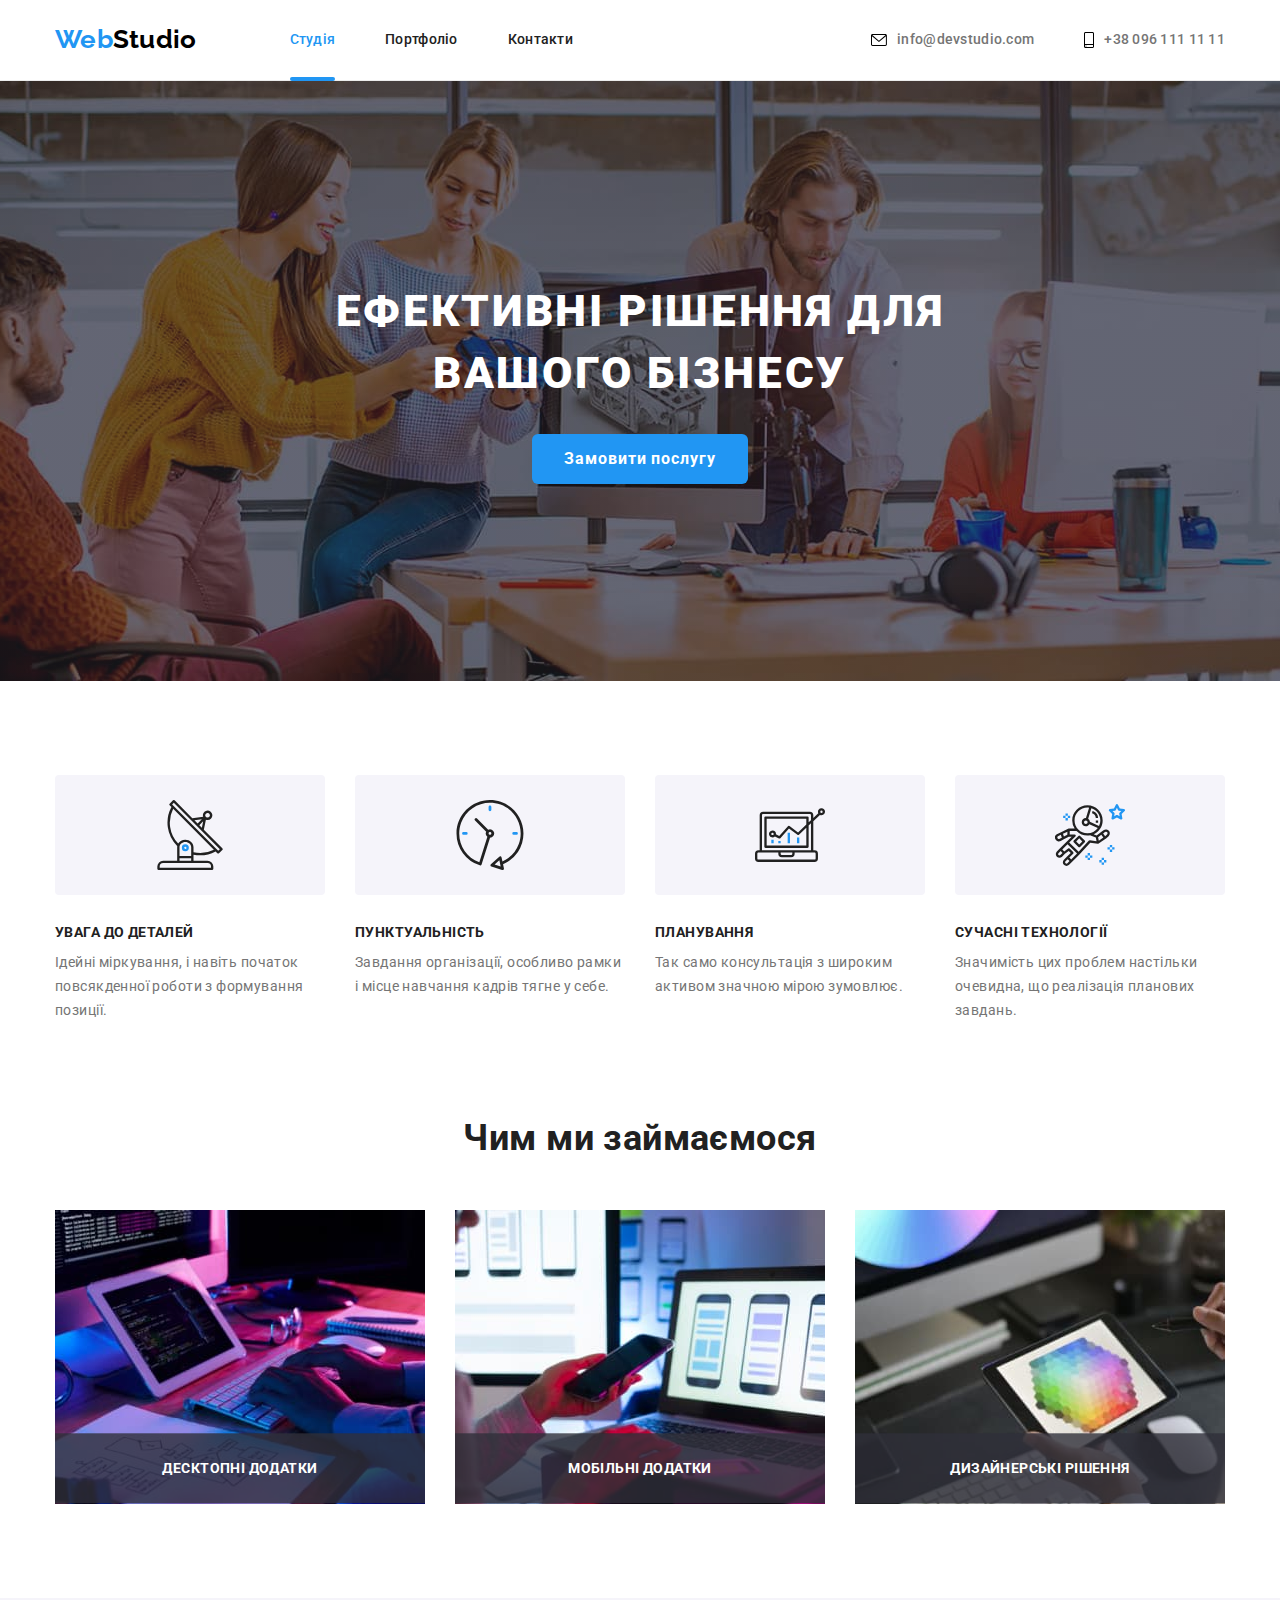
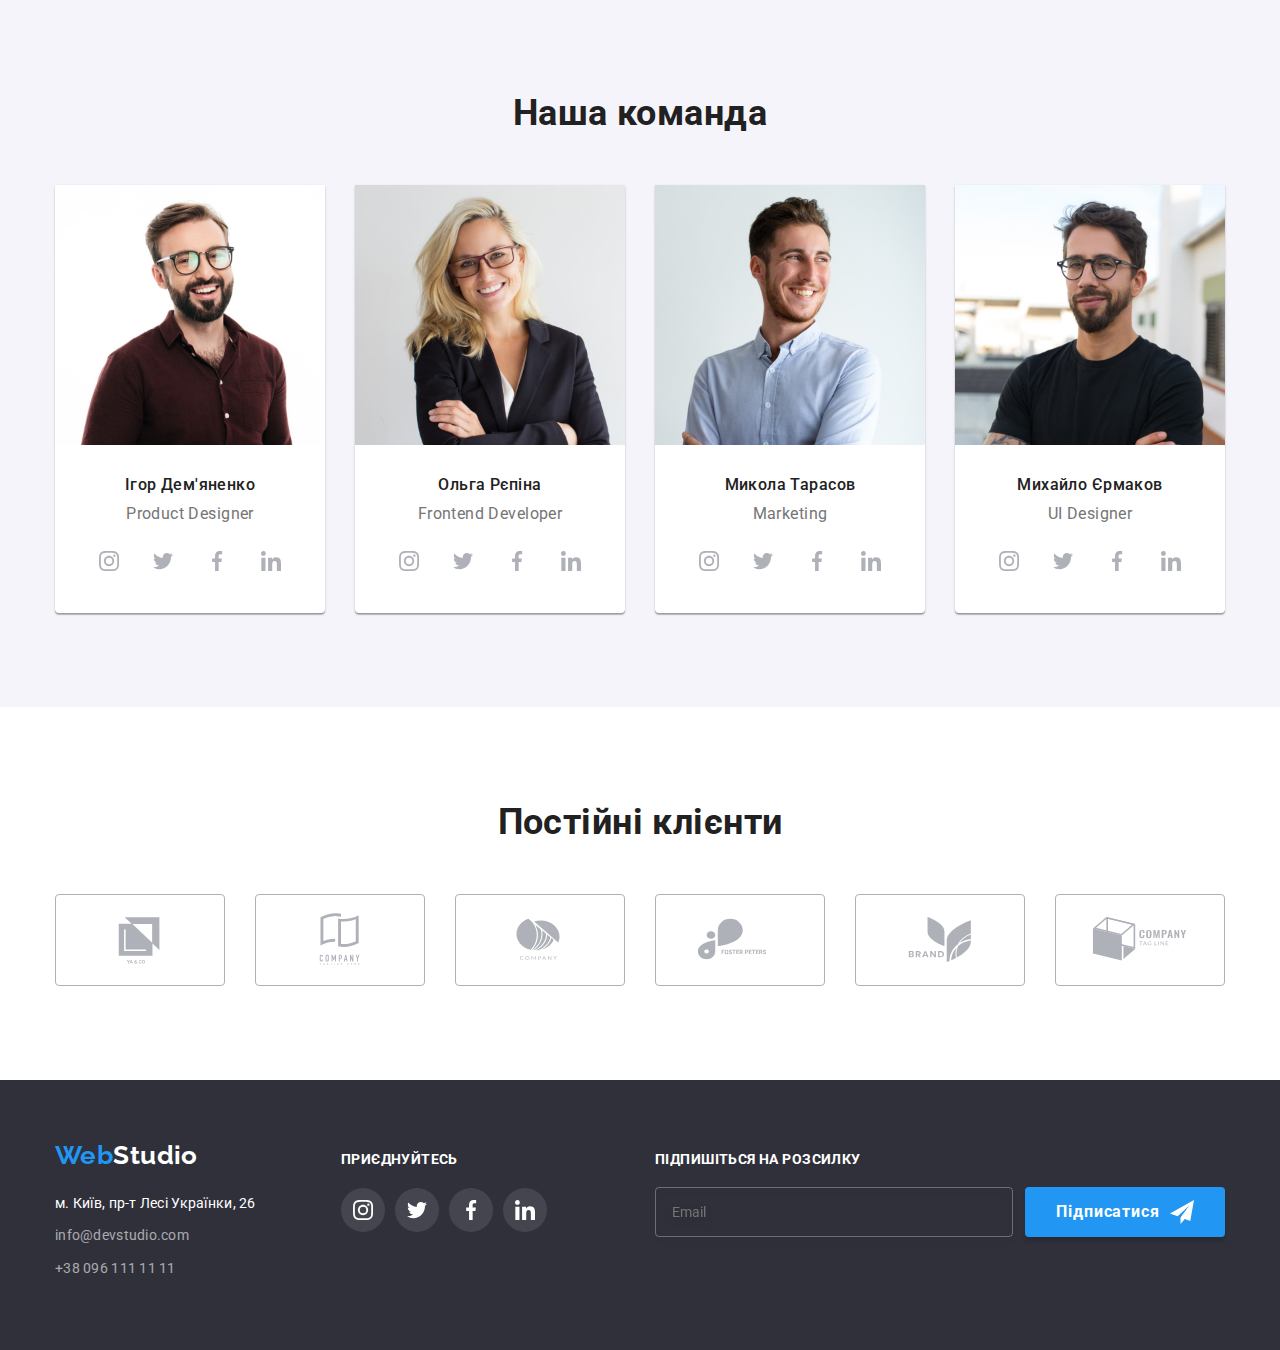
<file: index.html>
<!DOCTYPE html>
<html lang="uk">
  <head>
    <meta charset="UTF-8" />
    <meta http-equiv="X-UA-Compatible" content="IE=edge" />
    <meta name="viewport" content="width=device-width, initial-scale=1.0" />
    <title>Web Studio</title>
    <link rel="preconnect" href="https://fonts.googleapis.com" />
    <link rel="preconnect" href="https://fonts.gstatic.com" crossorigin />
    <link
      href="https://fonts.googleapis.com/css2?family=Raleway:wght@700&family=Roboto:wght@400;500;700;900&display=swap"
      rel="stylesheet"
    />
    <link
      rel="stylesheet"
      href="https://cdnjs.cloudflare.com/ajax/libs/modern-normalize/1.1.0/modern-normalize.min.css"
    />
    <link rel="stylesheet" href="./css/main.min.css" />
  </head>

  <body>
    
    <!-- header -->

    <header class="header">
      <div class="container flex-align">

        <!-- navigation to other pages -->

        <nav class="header-nav">
          <a href="/" class="header-nav__logo">
            <span class="header-nav__logo--accent">Web</span
            ><span class="header-nav__logo--dark">Studio</span>
          </a>
          <ul class="header-nav__page-links list">
            <li class="header-nav__item">
              <a href="./index.html" class="header-nav__link link current">
                Студія
              </a>
            </li>
            <li class="header-nav__item">
              <a href="./portfolio.html" class="header-nav__link link">
                Портфоліо
              </a>
            </li>
            <li class="header-nav__item">
              <a href="" class="header-nav__link link">
                Контакти
              </a>
            </li>
          </ul>
        </nav>

        <!-- header address -->

        <ul class="header-address list">
          <li class="header-address__item">
            <a href="mailto:info@devstudio.com" class="header-address__link link">
              <svg class="header-address__icon" width="16px" height="12px">
                <use href="./images/icons.svg#icon-envelope"></use>
              </svg>
              <span>info@devstudio.com</span>
            </a>
          </li>
          <li class="header-address__item">
            <a href="tel:+38 096 111 11 11" class="header-address__link link">
              <svg class="header-address__icon" width="10px" height="16px">
                <use href="./images/icons.svg#icon-smartphone"></use>
              </svg>
              <span>+38 096 111 11 11</span>
            </a>
          </li>
        </ul>
      </div>
    </header>


    <!-- main -->

    <main>


      <!-- hero -->

      <section class="hero section hero-bg">
        <div class="container">
          <h1 class="hero__title">Ефективні рішення для<br />вашого бізнесу</h1>
          <button type="button" class="hero__btn btn-primary btn" data-modal-open>
            Замовити послугу
          </button>
        </div>
      </section>


      <!-- about -->

      <section class="about section">
        <div class="container">
          <h2 class="visually-hidden">Наші принципи</h2>
          <ul class="about__list list">
            <li class="about__item">
              <div class="about__item-wrapper">
                <svg class="about__icon" width="70px" height="70px">
                  <use href="./images/icons.svg#icon-antenna"></use>
                </svg>
              </div>
              <h3 class="about__feature">УВАГА ДО ДЕТАЛЕЙ</h3>
              <p class="about__info">
                Ідейні міркування, і навіть початок повсякденної роботи з
                формування позиції.
              </p>
            </li>
            <li class="about__item">
              <div class="about__item-wrapper">
                <svg class="about__icon" width="70px" height="70px">
                  <use href="./images/icons.svg#icon-clock"></use>
                </svg>
              </div>
              <h3 class="about__feature">ПУНКТУАЛЬНІСТЬ</h3>
              <p class="about__info">
                Завдання організації, особливо рамки і місце навчання кадрів
                тягне у себе.
              </p>
            </li>
            <li class="about__item">
              <div class="about__item-wrapper">
                <svg class="about__icon" width="70px" height="70px">
                  <use href="./images/icons.svg#icon-diagram"></use>
                </svg>
              </div>
              <h3 class="about__feature">ПЛАНУВАННЯ</h3>
              <p class="about__info">
                Так само консультація з широким активом значною мірою зумовлює.
              </p>
            </li>
            <li class="about__item">
              <div class="about__item-wrapper">
                <svg class="about__icon" width="70px" height="70px">
                  <use href="./images/icons.svg#icon-astronaut"></use>
                </svg>
              </div>
              <h3 class="about__feature">СУЧАСНІ ТЕХНОЛОГІЇ</h3>
              <p class="about__info">
                Значимість цих проблем настільки очевидна, що реалізація
                планових завдань.
              </p>
            </li>
          </ul>
        </div>
      </section>


      <!-- what we do -->

      <section class="we-do section">
        <div class="container">
          <h2 class="we-do__title title">Чим ми займаємося</h2>
          <ul class="we-do__list list">
            <li>
              <div class="we-do__overlay">
                <img
                  class="no-gap"
                  src="./images/box1.jpg"
                  alt="coding"
                  width="370"
                />
                <p class="we-do__text">Десктопні додатки</p>
              </div>
            </li>
            <li>
              <div class="we-do__overlay">
                <img
                  class="no-gap"
                  src="./images/box2.jpg"
                  alt="optimizing"
                  width="370"
                />
                <p class="we-do__text">Мобільні додатки</p>
              </div>
            </li>
            <li>
              <div class="we-do__overlay">
                <img
                  class="no-gap"
                  src="./images/box3.jpg"
                  alt="styling"
                  width="370"
                />
                <p class="we-do__text">Дизайнерські рішення</p>
              </div>
            </li>
          </ul>
        </div>
      </section>


      <!-- crew -->

      <section class="crew section">
        <div class="container">
          <h2 class="crew__title title">Наша команда</h2>
          <ul class="crew__list list">
            <li class="crew__item">
              <img
                class="no-gap"
                src="./images/crew1.jpg"
                alt="Ihor"
                width="270"
              />
              <div class="crew__wrapper">
                <h3 class="crew__feature">Ігор Дем'яненко</h3>
                <p class="crew__info">Product Designer</p>
                <ul class="crew__social-icons list">
                  <li class="crew__social-icons__item">
                    <a href="" class="crew__social-icons__link link">
                      <svg class="social-icons__icon" width="20px" height="20px">
                        <use href="./images/icons.svg#icon-instagram"></use>
                      </svg>
                    </a>
                  </li>
                  <li class="crew__social-icons__item">
                    <a href="" class="crew__social-icons__link link">
                      <svg class="social-icons__icon" width="20px" height="20px">
                        <use href="./images/icons.svg#icon-twitter"></use>
                      </svg>
                    </a>
                  </li>
                  <li class="crew__social-icons__item">
                    <a href="" class="crew__social-icons__link link">
                      <svg class="social-icons__icon" width="20px" height="20px">
                        <use href="./images/icons.svg#icon-facebook"></use>
                      </svg>
                    </a>
                  </li>
                  <li class="crew__social-icons__item">
                    <a href="" class="crew__social-icons__link link">
                      <svg class="social-icons__icon" width="20px" height="20px">
                        <use href="./images/icons.svg#icon-linkedin"></use>
                      </svg>
                    </a>
                  </li>
                </ul>
              </div>
            </li>
            <li class="crew__item">
              <img
                class="no-gap"
                src="./images/crew2.jpg"
                alt="Olga"
                width="270"
              />
              <div class="crew__wrapper">
                <h3 class="crew__feature">Ольга Рєпіна</h3>
                <p class="crew__info">Frontend Developer</p>
                <ul class="crew__social-icons list">
                  <li class="crew__social-icons__item">
                    <a href="" class="crew__social-icons__link link">
                      <svg class="social-icons__icon" width="20px" height="20px">
                        <use href="./images/icons.svg#icon-instagram"></use>
                      </svg>
                    </a>
                  </li>
                  <li class="crew__social-icons__item">
                    <a href="" class="crew__social-icons__link link">
                      <svg class="social-icons__icon" width="20px" height="20px">
                        <use href="./images/icons.svg#icon-twitter"></use>
                      </svg>
                    </a>
                  </li>
                  <li class="crew__social-icons__item">
                    <a href="" class="crew__social-icons__link link">
                      <svg class="social-icons__icon" width="20px" height="20px">
                        <use href="./images/icons.svg#icon-facebook"></use>
                      </svg>
                    </a>
                  </li>
                  <li class="crew__social-icons__item">
                    <a href="" class="crew__social-icons__link link">
                      <svg class="social-icons__icon" width="20px" height="20px">
                        <use href="./images/icons.svg#icon-linkedin"></use>
                      </svg>
                    </a>
                  </li>
                </ul>
              </div>
            </li>
            <li class="crew__item">
              <img
                class="no-gap"
                src="./images/crew3.jpg"
                alt="Mykhola"
                width="270"
              />
              <div class="crew__wrapper">
                <h3 class="crew__feature">Микола Тарасов</h3>
                <p class="crew__info">Marketing</p>
                <ul class="crew__social-icons list">
                  <li class="crew__social-icons__item">
                    <a href="" class="crew__social-icons__link link">
                      <svg class="social-icons__icon" width="20px" height="20px">
                        <use href="./images/icons.svg#icon-instagram"></use>
                      </svg>
                    </a>
                  </li>
                  <li class="crew__social-icons__item">
                    <a href="" class="crew__social-icons__link link">
                      <svg class="social-icons__icon" width="20px" height="20px">
                        <use href="./images/icons.svg#icon-twitter"></use>
                      </svg>
                    </a>
                  </li>
                  <li class="crew__social-icons__item">
                    <a href="" class="crew__social-icons__link link">
                      <svg class="social-icons__icon" width="20px" height="20px">
                        <use href="./images/icons.svg#icon-facebook"></use>
                      </svg>
                    </a>
                  </li>
                  <li class="crew__social-icons__item">
                    <a href="" class="crew__social-icons__link link">
                      <svg class="social-icons__icon" width="20px" height="20px">
                        <use href="./images/icons.svg#icon-linkedin"></use>
                      </svg>
                    </a>
                  </li>
                </ul>
              </div>
            </li>
            <li class="crew__item">
              <img
                class="no-gap"
                src="./images/crew4.jpg"
                alt="Mykhailo"
                width="270"
              />
              <div class="crew__wrapper">
                <h3 class="crew__feature">Михайло Єрмаков</h3>
                <p class="crew__info">UI Designer</p>
                <ul class="crew__social-icons list">
                  <li class="crew__social-icons__item">
                    <a href="" class="crew__social-icons__link link">
                      <svg class="social-icons__icon" width="20px" height="20px">
                        <use href="./images/icons.svg#icon-instagram"></use>
                      </svg>
                    </a>
                  </li>
                  <li class="crew__social-icons__item">
                    <a href="" class="crew__social-icons__link link">
                      <svg class="social-icons__icon" width="20px" height="20px">
                        <use href="./images/icons.svg#icon-twitter"></use>
                      </svg>
                    </a>
                  </li>
                  <li class="crew__social-icons__item">
                    <a href="" class="crew__social-icons__link link">
                      <svg class="social-icons__icon" width="20px" height="20px">
                        <use href="./images/icons.svg#icon-facebook"></use>
                      </svg>
                    </a>
                  </li>
                  <li class="crew__social-icons__item">
                    <a href="" class="crew__social-icons__link link">
                      <svg class="social-icons__icon" width="20px" height="20px">
                        <use href="./images/icons.svg#icon-linkedin"></use>
                      </svg>
                    </a>
                  </li>
                </ul>
              </div>
            </li>
          </ul>
        </div>
      </section>


      <!-- clients -->

      <section class="clients section">
        <div class="container">
          <h2 class="clients__title title">Постійні клієнти</h2>
          <ul class="clients__list list">
            <li class="client__item">
              <a href="/" class="client__link">
                <svg class="client__logo" width="106px" height="60px">
                  <use href="./images/icons.svg#icon-logo"></use>
                </svg>
              </a>
            </li>
            <li class="client__item">
              <a href="/" class="client__link">
                <svg class="client__logo" width="106px" height="60px">
                  <use href="./images/icons.svg#icon-logo-1"></use>
                </svg>
              </a>
            </li>
            <li class="client__item">
              <a href="/" class="client__link">
                <svg class="client__logo" width="106px" height="60px">
                  <use href="./images/icons.svg#icon-logo-2"></use>
                </svg>
              </a>
            </li>
            <li class="client__item">
              <a href="/" class="client__link">
                <svg class="client__logo" width="106px" height="60px">
                  <use href="./images/icons.svg#icon-logo-3"></use>
                </svg>
              </a>
            </li>
            <li class="client__item">
              <a href="/" class="client__link">
                <svg class="client__logo" width="106px" height="60px">
                  <use href="./images/icons.svg#icon-logo-4"></use>
                </svg>
              </a>
            </li>
            <li class="client__item">
              <a href="/" class="client__link">
                <svg class="client__logo" width="106px" height="60px">
                  <use href="./images/icons.svg#icon-logo-5"></use>
                </svg>
              </a>
            </li>
          </ul>
        </div>
      </section>
    </main>


    <!-- footer -->

    <footer class="footer">
      <div class="container footer-wrapper footer-align">
        <div class="footer__address-wrapper">
          <a href="/" class="footer__logo">
            <span class="footer__logo--accent">Web</span
            ><span class="footer__logo--light">Studio</span>
          </a>
          <address class="footer__address">
            <ul class="address__list list">
              <li>
                <a
                  href="https://goo.gl/maps/iMWKFZ3eY1f8vixX7"
                  class="address__link address link"
                  >м. Київ, пр-т Лесі Українки, 26
                </a>
              </li>
              <li>
                <a 
                  href="mailto:info@devstudio.com" 
                  class="address__link link"
                  >info@devstudio.com
                </a>
              </li>
              <li>
                <a 
                  href="tel:+38 096 111 11 11" 
                  class="address__link link"
                  >+38 096 111 11 11
                </a>
              </li>
            </ul>
          </address>
        </div>
        <div class="footer__social-wrapper">
          <strong class="strong">приєднуйтесь</strong>
          <ul class="footer-social-icons list">
            <li class="footer-social-icons__item">
              <a href="/" class="footer-social-icons__link link">
                <svg class="footer-social-icons__icon" width="20px" height="20px">
                  <use href="./images/icons.svg#icon-instagram"></use>
                </svg>
              </a>
            </li>
            <li class="footer-social-icons__item">
              <a href="/" class="footer-social-icons__link link">
                <svg class="footer-social-icons__icon" width="20px" height="20px">
                  <use href="./images/icons.svg#icon-twitter"></use>
                </svg>
              </a>
            </li>
            <li class="footer-social-icons__item">
              <a href="/" class="footer-social-icons__link link">
                <svg class="footer-social-icons__icon" width="20px" height="20px">
                  <use href="./images/icons.svg#icon-facebook"></use>
                </svg>
              </a>
            </li>
            <li class="footer-social-icons__item">
              <a href="/" class="footer-social-icons__link link">
                <svg class="footer-social-icons__icon" width="20px" height="20px">
                  <use href="./images/icons.svg#icon-linkedin"></use>
                </svg>
              </a>
            </li>
          </ul>
        </div>
        <div class="sub">
          <form class="sub__form">
            <label class="sub__label">
              Підпишіться на розсилку
              <input
                class="sub__input"
                type="email"
                name="sub"
                placeholder="Email"
              />
            </label>
            <button class="sub__btn btn" type="submit">
              Підписатися
              <svg class="sub__icon" width="24" height="24">
                <use href="./images/icons.svg#icon-send"></use>
              </svg>
            </button>
          </form>
        </div>
      </div>
    </footer>


    <!-- modal -->

    <div class="backdrop is-hidden" data-modal>
      <div class="modal">
        <button type="button" class="modal__btn btn" data-modal-close>
          <svg class="modal__close-icon" width="18px" height="18px">
            <use href="./images/icons.svg#icon-close"></use>
          </svg>
        </button>
        <b class="modal__title title"> Залиште свої дані, ми вам передзвонимо </b>
        <form name="modal__form">
          <div class="modal__form-field">
            <label class="modal__label">
              <span class="modal__label-text">Ім'я</span>
              <div class="input-wrapper">
                <input type="text" name="user-name" class="modal__input" />
                <svg class="modal-icon" width="18px" height="18px">
                  <use href="./images/icons.svg#icon-person"></use>
                </svg>
              </div>
            </label>
          </div>
          <div class="modal__form-field">
            <label class="modal__label">
              <span class="modal__label-text">Телефон</span>
              <div class="input-wrapper">
                <input type="tel" name="user-tel" class="modal__input" />
                <svg class="modal-icon" width="18px" height="18px">
                  <use href="./images/icons.svg#icon-phone"></use>
                </svg>
              </div>
            </label>
          </div>
          <div class="modal__form-field">
            <label class="modal__label">
              <span class="modal__label-text">Пошта</span>
              <div class="input-wrapper">
                <input type="email" name="user-email" class="modal__input" />
                <svg class="modal-icon" width="18px" height="18px">
                  <use href="./images/icons.svg#icon-email"></use>
                </svg>
              </div>
            </label>
          </div>
          <div class="modal__form-field">
            <label class="modal__label">
              <span class="modal__label-text">Коментар</span>
              <textarea
                name="user-comment"
                placeholder="Введіть текст"
                class="modal__input modal__user-comment"
                rows="8"
              ></textarea>
            </label>
          </div>
          <div class="modal__form-field modal__checkbox-field">
            <label class="modal__label-checkbox">
              <input type="checkbox" class="modal__checkbox" />
              <span class="modal__checkbox-icon"></span>
              <span>
                Погоджуюся з розсилкою та приймаю
                <a href="/" class="modal__policy-link"> Умови договору</a>
              </span>
            </label>
          </div>
          <button type="submit" class="modal_btn btn-submit btn">
            <p>Відправити</p>
          </button>
        </form>
      </div>
    </div>
    <script src="./js/modal.js"></script>
  </body>
</html>
</file>
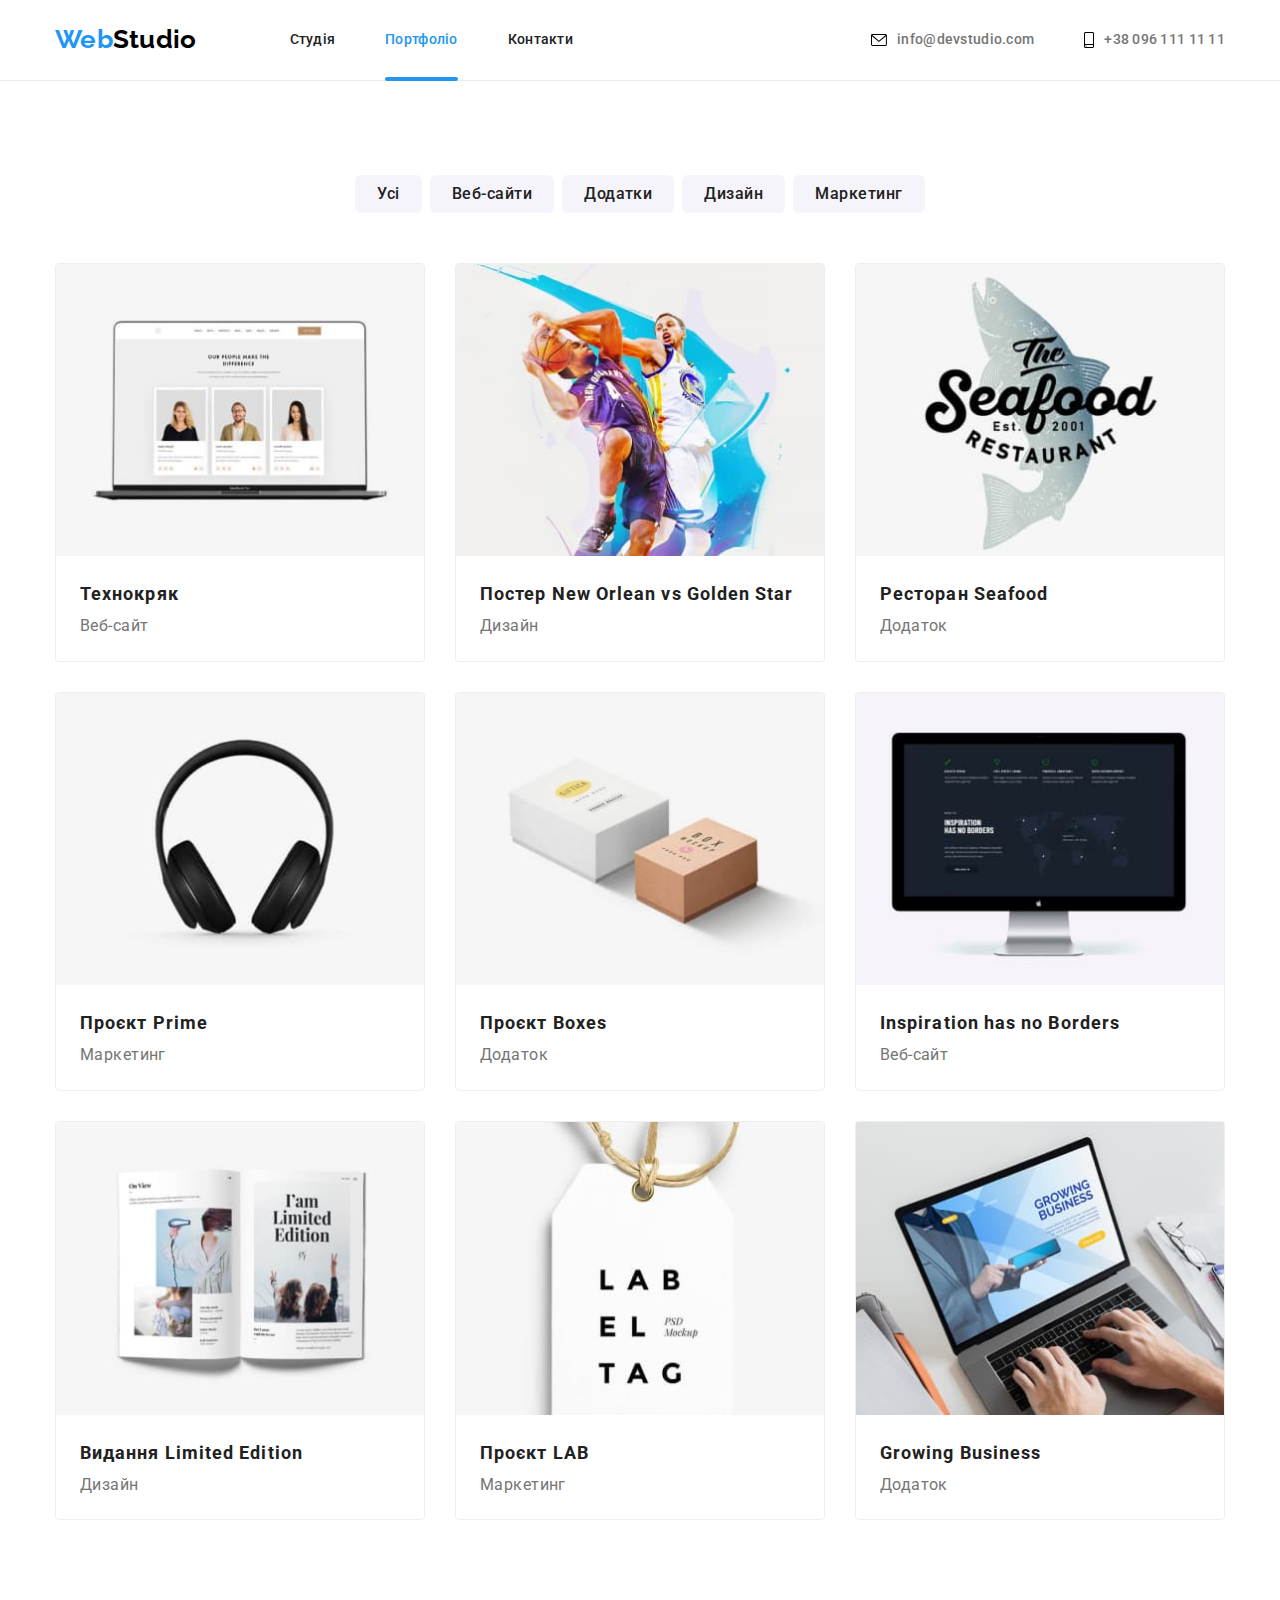
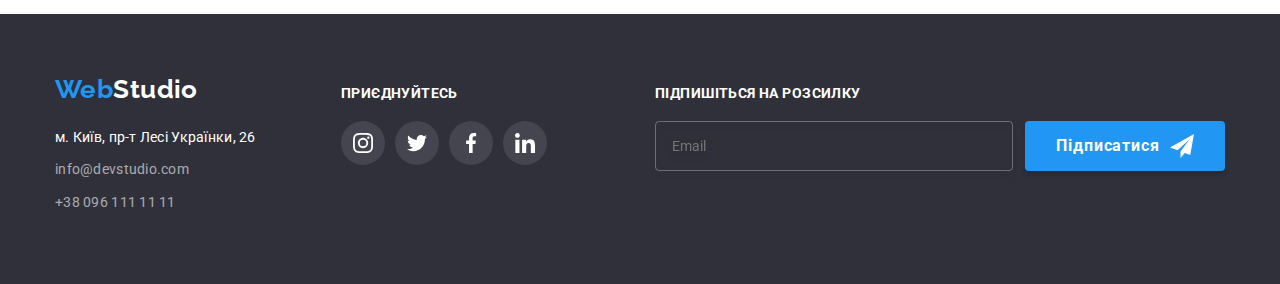
<file: portfolio.html>
<!DOCTYPE html>
<html lang="uk">
  <head>
    <meta charset="UTF-8" />
    <meta http-equiv="X-UA-Compatible" content="IE=edge" />
    <meta name="viewport" content="width=device-width, initial-scale=1.0" />
    <title>Portfolio</title>
    <link rel="preconnect" href="https://fonts.googleapis.com" />
    <link rel="preconnect" href="https://fonts.gstatic.com" crossorigin />
    <link
      href="https://fonts.googleapis.com/css2?family=Raleway:wght@700&family=Roboto:wght@400;500;700;900&display=swap"
      rel="stylesheet"
    />
    <link
      rel="stylesheet"
      href="https://cdnjs.cloudflare.com/ajax/libs/modern-normalize/1.1.0/modern-normalize.min.css"
    />
    <link rel="stylesheet" href="./css/main.min.css" />
  </head>

  <body>
    <!-- header -->

    <header class="header">
      <div class="container flex-align">
        <!-- navigation to other pages -->

        <nav class="header-nav">
          <a href="/" class="header-nav__logo">
            <span class="header-nav__logo--accent">Web</span
            ><span class="header-nav__logo--dark">Studio</span>
          </a>
          <ul class="header-nav__page-links list">
            <li class="header-nav__item">
              <a href="./index.html" class="header-nav__link link"> Студія </a>
            </li>
            <li class="header-nav__item">
              <a href="./portfolio.html" class="header-nav__link link current"> Портфоліо </a>
            </li>
            <li class="header-nav__item">
              <a href="" class="header-nav__link link"> Контакти </a>
            </li>
          </ul>
        </nav>

        <!-- header address -->

        <ul class="header-address list">
          <li class="header-address__item">
            <a href="mailto:info@devstudio.com" class="header-address__link">
              <svg class="header-address__icon" width="16px" height="12px">
                <use href="./images/icons.svg#icon-envelope"></use>
              </svg>
              <span>info@devstudio.com</span>
            </a>
          </li>
          <li class="header-address__item">
            <a href="tel:+38 096 111 11 11" class="header-address__link">
              <svg class="header-address__icon" width="10px" height="16px">
                <use href="./images/icons.svg#icon-smartphone"></use>
              </svg>
              <span>+38 096 111 11 11</span>
            </a>
          </li>
        </ul>
      </div>
    </header>

    <!-- main -->

    <main class="main">
      <!-- filters -->

      <section class="filters section">
        <div class="container">
          <h1 class="visually-hidden">Фільтри проєктів</h1>
          <ul class="filters__list list">
            <li class="filters__item">
              <button type="button" class="filters__btn btn">Усі</button>
            </li>
            <li class="filters__item">
              <button type="button" class="filters__btn btn">Веб-сайти</button>
            </li>
            <li class="filters__item">
              <button type="button" class="filters__btn btn">Додатки</button>
            </li>
            <li class="filters__item">
              <button type="button" class="filters__btn btn">Дизайн</button>
            </li>
            <li class="filters__item">
              <button type="button" class="filters__btn btn">Маркетинг</button>
            </li>
          </ul>

          <!-- projets list -->

          <ul class="projects list">
            <li class="projects__item">
              <a href="" class="project__link link">
                <div class="projects__hover">
                  <img
                    class="img no-gap"
                    src="./images/project1.jpg"
                    alt="Technocrack"
                    width="370"
                  />
                  <div class="projects__item-overlay">
                    <p class="projects__overlay-text">
                      Ресурс пропонує комплексні пропозиції з різним рівнем функціоналу та сервісів.
                      Все це дозволить відвідувачу отримати вичерпні відомості про компанію чи
                      приватну особу.
                    </p>
                  </div>
                </div>
                <div class="projects__item-wrapper">
                  <h2 class="projects__title">Технокряк</h2>
                  <p class="projects__type">Веб-сайт</p>
                </div>
              </a>
            </li>

            <li class="projects__item">
              <a href="" class="project__link link">
                <div class="projects__hover">
                  <img
                    class="img no-gap"
                    src="./images/project2.jpg"
                    alt="Poster New Orlean vs Golden Star"
                    width="370"
                  />
                  <div class="projects__item-overlay">
                    <p class="projects__overlay-text">
                      Ресурс пропонує комплексні пропозиції з різним рівнем функціоналу та сервісів.
                      Все це дозволить відвідувачу отримати вичерпні відомості про компанію чи
                      приватну особу.
                    </p>
                  </div>
                </div>
                <div class="projects__item-wrapper">
                  <h2 class="projects__title">Постер New Orlean vs Golden Star</h2>
                  <p class="projects__type">Дизайн</p>
                </div>
              </a>
            </li>

            <li class="projects__item">
              <a href="" class="project__link link">
                <div class="projects__hover">
                  <img
                    class="img no-gap"
                    src="./images/project3.jpg"
                    alt="Seafood restaurant"
                    width="370"
                  />
                  <div class="projects__item-overlay">
                    <p class="projects__overlay-text">
                      Ресурс пропонує комплексні пропозиції з різним рівнем функціоналу та сервісів.
                      Все це дозволить відвідувачу отримати вичерпні відомості про компанію чи
                      приватну особу.
                    </p>
                  </div>
                </div>
                <div class="projects__item-wrapper">
                  <h2 class="projects__title">Ресторан Seafood</h2>
                  <p class="projects__type">Додаток</p>
                </div>
              </a>
            </li>

            <li class="projects__item">
              <a href="" class="project__link link">
                <div class="projects__hover">
                  <img
                    class="img no-gap"
                    src="./images/project4.jpg"
                    alt="Project Prime"
                    width="370"
                  />
                  <div class="projects__item-overlay">
                    <p class="projects__overlay-text">
                      Ресурс пропонує комплексні пропозиції з різним рівнем функціоналу та сервісів.
                      Все це дозволить відвідувачу отримати вичерпні відомості про компанію чи
                      приватну особу.
                    </p>
                  </div>
                </div>
                <div class="projects__item-wrapper">
                  <h2 class="projects__title">Проєкт Prime</h2>
                  <p class="projects__type">Маркетинг</p>
                </div>
              </a>
            </li>

            <li class="projects__item">
              <a href="" class="project__link link">
                <div class="projects__hover">
                  <img
                    class="img no-gap"
                    src="./images/project5.jpg"
                    alt="Project Boxes App"
                    width="370"
                  />
                  <div class="projects__item-overlay">
                    <p class="projects__overlay-text">
                      Ресурс пропонує комплексні пропозиції з різним рівнем функціоналу та сервісів.
                      Все це дозволить відвідувачу отримати вичерпні відомості про компанію чи
                      приватну особу.
                    </p>
                  </div>
                </div>
                <div class="projects__item-wrapper">
                  <h2 class="projects__title">Проєкт Boxes</h2>
                  <p class="projects__type">Додаток</p>
                </div>
              </a>
            </li>

            <li class="projects__item">
              <a href="" class="project__link link">
                <div class="projects__hover">
                  <img
                    class="img no-gap"
                    src="./images/project6.jpg"
                    alt="Inspiration has no Borders Web-site"
                    width="370"
                  />
                  <div class="projects__item-overlay">
                    <p class="projects__overlay-text">
                      Ресурс пропонує комплексні пропозиції з різним рівнем функціоналу та сервісів.
                      Все це дозволить відвідувачу отримати вичерпні відомості про компанію чи
                      приватну особу.
                    </p>
                  </div>
                </div>
                <div class="projects__item-wrapper">
                  <h2 class="projects__title">Inspiration has no Borders</h2>
                  <p class="projects__type">Веб-сайт</p>
                </div>
              </a>
            </li>

            <li class="projects__item">
              <a href="" class="project__link link">
                <div class="projects__hover">
                  <img
                    class="img no-gap"
                    src="./images/project7.jpg"
                    alt="Limited Edition Pub."
                    width="370"
                  />
                  <div class="projects__item-overlay">
                    <p class="projects__overlay-text">
                      Ресурс пропонує комплексні пропозиції з різним рівнем функціоналу та сервісів.
                      Все це дозволить відвідувачу отримати вичерпні відомості про компанію чи
                      приватну особу.
                    </p>
                  </div>
                </div>
                <div class="projects__item-wrapper">
                  <h2 class="projects__title">Видання Limited Edition</h2>
                  <p class="projects__type">Дизайн</p>
                </div>
              </a>
            </li>

            <li class="projects__item">
              <a href="" class="project__link link">
                <div class="projects__hover">
                  <img
                    class="img no-gap"
                    src="./images/project8.jpg"
                    alt="Project LAB"
                    width="370"
                  />
                  <div class="projects__item-overlay">
                    <p class="projects__overlay-text">
                      Ресурс пропонує комплексні пропозиції з різним рівнем функціоналу та сервісів.
                      Все це дозволить відвідувачу отримати вичерпні відомості про компанію чи
                      приватну особу.
                    </p>
                  </div>
                </div>
                <div class="projects__item-wrapper">
                  <h2 class="projects__title">Проєкт LAB</h2>
                  <p class="projects__type">Маркетинг</p>
                </div>
              </a>
            </li>

            <li class="projects__item">
              <a href="" class="project__link link">
                <div class="projects__hover">
                  <img
                    class="img no-gap"
                    src="./images/project9.jpg"
                    alt="Growing Business App"
                    width="370"
                  />
                  <div class="projects__item-overlay">
                    <p class="projects__overlay-text">
                      Ресурс пропонує комплексні пропозиції з різним рівнем функціоналу та сервісів.
                      Все це дозволить відвідувачу отримати вичерпні відомості про компанію чи
                      приватну особу.
                    </p>
                  </div>
                </div>
                <div class="projects__item-wrapper">
                  <h2 class="projects__title">Growing Business</h2>
                  <p class="projects__type">Додаток</p>
                </div>
              </a>
            </li>
          </ul>
        </div>
      </section>
    </main>

    <!-- footer -->

    <footer class="footer">
      <div class="container footer-wrapper footer-align">
        <div class="footer__address-wrapper">
          <a href="/" class="footer__logo">
            <span class="footer__logo--accent">Web</span
            ><span class="footer__logo--light">Studio</span>
          </a>
          <address class="footer__address">
            <ul class="address__list list">
              <li>
                <a
                  href="https://goo.gl/maps/iMWKFZ3eY1f8vixX7"
                  class="address__link address link"
                  >м. Київ, пр-т Лесі Українки, 26
                </a>
              </li>
              <li>
                <a 
                  href="mailto:info@devstudio.com" 
                  class="address__link link"
                  >info@devstudio.com
                </a>
              </li>
              <li>
                <a 
                  href="tel:+38 096 111 11 11" 
                  class="address__link link"
                  >+38 096 111 11 11
                </a>
              </li>
            </ul>
          </address>
        </div>
        <div class="footer__social-wrapper">
          <strong class="strong">приєднуйтесь</strong>
          <ul class="footer-social-icons list">
            <li class="footer-social-icons__item">
              <a href="/" class="footer-social-icons__link link">
                <svg class="footer-social-icons__icon" width="20px" height="20px">
                  <use href="./images/icons.svg#icon-instagram"></use>
                </svg>
              </a>
            </li>
            <li class="footer-social-icons__item">
              <a href="/" class="footer-social-icons__link link">
                <svg class="footer-social-icons__icon" width="20px" height="20px">
                  <use href="./images/icons.svg#icon-twitter"></use>
                </svg>
              </a>
            </li>
            <li class="footer-social-icons__item">
              <a href="/" class="footer-social-icons__link link">
                <svg class="footer-social-icons__icon" width="20px" height="20px">
                  <use href="./images/icons.svg#icon-facebook"></use>
                </svg>
              </a>
            </li>
            <li class="footer-social-icons__item">
              <a href="/" class="footer-social-icons__link link">
                <svg class="footer-social-icons__icon" width="20px" height="20px">
                  <use href="./images/icons.svg#icon-linkedin"></use>
                </svg>
              </a>
            </li>
          </ul>
        </div>
        <div class="sub">
          <form class="sub__form">
            <label class="sub__label">
              Підпишіться на розсилку
              <input
                class="sub__input"
                type="email"
                name="sub"
                placeholder="Email"
              />
            </label>
            <button class="sub__btn btn" type="submit">
              Підписатися
              <svg class="sub__icon" width="24" height="24">
                <use href="./images/icons.svg#icon-send"></use>
              </svg>
            </button>
          </form>
        </div>
      </div>
    </footer>
  </body>
</html>
</file>
<file: css/main.min.css>
:root{--primary-backgroung-color: #FFFFFF;--primary-text-color: #757575;--secondary-background-color: #F5F4FA;--accent-color: #2196F3;--logo-light: #ffffff;--logo-dark: #000000;--title-features-color: #212121;--hero-background-color: #2F303A;--hero-text-color: #FFFFFF;--footer-color: #2F303A;--footer-text-color: #FFFFFF;--footer-contacts-color: rgba(255, 255, 255, 0.6);--button-text-accent-color: #FFFFFF;--pages-main-font: "Roboto", sans-serif;--logo-font: "Raleway", sans-serif;--page-links-font: "Roboto", sans-serif}.visually-hidden{position:absolute;width:1px;height:1px;margin:-1px;border:0;padding:0;white-space:nowrap;-webkit-clip-path:inset(100%);clip-path:inset(100%);clip:rect(0 0 0 0);overflow:hidden}body{background-color:var(--primary-backgroung-color);color:var(--primary-text-color);list-style:none;font-family:var(--pages-main-font);font-size:14px;letter-spacing:.03em}.container{width:1200px;margin:0 auto;padding-left:15px;padding-right:15px}.section{padding-top:94px;padding-bottom:94px}.flex-align{display:-webkit-box;display:-ms-flexbox;display:flex;-webkit-box-align:center;-ms-flex-align:center;align-items:center}.img{display:block;max-width:100%;height:auto}.no-gap{display:block}.title{color:var(--title-features-color);font-weight:700;font-size:36px;line-height:1.2;text-align:center}h1,h2,h3{margin:0 auto}p{margin:0}.list{margin:0;padding:0;list-style:none}.link{text-decoration:none}.header{border-bottom:1px solid #ececec}.header-nav__logo{display:block;padding-top:24px;padding-bottom:25px;font-family:"Raleway",sans-serif;font-weight:700;font-size:26px;line-height:1.2;text-decoration:none}.header-nav__logo--accent{color:var(--accent-color)}.header-nav__logo--dark{color:var(--logo-dark)}.footer__logo{display:block;padding:0;margin-bottom:20px;font-family:var(--logo-font);font-weight:700;font-size:26px;line-height:1.2;text-decoration:none;color:var(--footer-text-color)}.footer__logo--accent{color:var(--accent-color)}.footer__logo--light{color:var(--logo-light)}.header-nav{display:-webkit-box;display:-ms-flexbox;display:flex;-webkit-box-align:center;-ms-flex-align:center;align-items:center;-webkit-box-pack:start;-ms-flex-pack:start;justify-content:flex-start;font-weight:500;font-size:14px;line-height:1.14;letter-spacing:.02em}.header-nav__page-links{display:-webkit-box;display:-ms-flexbox;display:flex;-webkit-box-align:center;-ms-flex-align:center;align-items:center;-webkit-box-pack:start;-ms-flex-pack:start;justify-content:flex-start;margin:0 0 0 93px}.header-nav__item+.header-nav__item{margin-left:50px}.header-nav__link{display:block;position:relative;padding-top:32px;padding-bottom:32px;color:var(--title-features-color);text-decoration:none;-webkit-transition:color 250ms cubic-bezier(0.4, 0, 0.2, 1);transition:color 250ms cubic-bezier(0.4, 0, 0.2, 1)}.header-nav__link:hover,.header-nav__link:focus{color:var(--accent-color)}.header-nav__link::after{content:"";display:block;position:absolute;bottom:-1.2px;width:100%;height:4px;background-color:var(--accent-color);border-radius:2px;-webkit-transform:scaleX(0);transform:scaleX(0);-webkit-transition:-webkit-transform 250ms cubic-bezier(0.4, 0, 0.2, 1);transition:-webkit-transform 250ms cubic-bezier(0.4, 0, 0.2, 1);transition:transform 250ms cubic-bezier(0.4, 0, 0.2, 1);transition:transform 250ms cubic-bezier(0.4, 0, 0.2, 1), -webkit-transform 250ms cubic-bezier(0.4, 0, 0.2, 1);overflow:hidden}.header-nav__link:hover::after,.header-nav__link:focus::after{-webkit-transform:scaleX(1);transform:scaleX(1)}.current{color:var(--accent-color)}.current::after{-webkit-transform:scaleX(1);transform:scaleX(1)}.header-address{display:-webkit-box;display:-ms-flexbox;display:flex;-webkit-box-align:center;-ms-flex-align:center;align-items:center;-webkit-box-pack:start;-ms-flex-pack:start;justify-content:flex-start;margin-left:auto;font-weight:500;font-size:14px;line-height:1.14;letter-spacing:.02em}.header-address__item+.header-address__item{margin-left:50px}.header-address__link{display:-webkit-box;display:-ms-flexbox;display:flex;-webkit-box-align:center;-ms-flex-align:center;align-items:center;padding-top:32px;padding-bottom:32px;color:var(--primary-text-color);text-decoration:none;-webkit-transition:color 250ms cubic-bezier(0.4, 0, 0.2, 1);transition:color 250ms cubic-bezier(0.4, 0, 0.2, 1)}.header-address__link:hover,.header-address__link:focus{color:var(--accent-color);fill:var(--accent-color)}.header-address__icon{margin-right:10px;-webkit-transition:color 250ms cubic-bezier(0.4, 0, 0.2, 1),fill 250ms cubic-bezier(0.4, 0, 0.2, 1);transition:color 250ms cubic-bezier(0.4, 0, 0.2, 1),fill 250ms cubic-bezier(0.4, 0, 0.2, 1)}.btn{cursor:pointer;text-align:center;border:none}.btn-primary{display:-webkit-inline-box;display:-ms-inline-flexbox;display:inline-flex;width:216px;height:50px;-webkit-box-align:center;-ms-flex-align:center;align-items:center;-webkit-box-pack:center;-ms-flex-pack:center;justify-content:center;border-radius:6px;background-color:var(--accent-color);color:var(--button-text-accent-color);-webkit-transition:background-color 250ms cubic-bezier(0.4, 0, 0.2, 1);transition:background-color 250ms cubic-bezier(0.4, 0, 0.2, 1);font-family:inherit;font-weight:700;font-size:16px;line-height:1.9;letter-spacing:.06em}.btn-primary:hover,.btn-primary:focus{background-color:#188ce8}.filters__btn{display:inline-block;border-radius:6px;padding:6px 22px;background-color:var(--secondary-background-color);color:var(--title-features-color);-webkit-transition:color 250ms cubic-bezier(0.4, 0, 0.2, 1),background-color 250ms cubic-bezier(0.4, 0, 0.2, 1),-webkit-box-shadow 250ms cubic-bezier(0.4, 0, 0.2, 1);transition:color 250ms cubic-bezier(0.4, 0, 0.2, 1),background-color 250ms cubic-bezier(0.4, 0, 0.2, 1),-webkit-box-shadow 250ms cubic-bezier(0.4, 0, 0.2, 1);transition:color 250ms cubic-bezier(0.4, 0, 0.2, 1),background-color 250ms cubic-bezier(0.4, 0, 0.2, 1),box-shadow 250ms cubic-bezier(0.4, 0, 0.2, 1);transition:color 250ms cubic-bezier(0.4, 0, 0.2, 1),background-color 250ms cubic-bezier(0.4, 0, 0.2, 1),box-shadow 250ms cubic-bezier(0.4, 0, 0.2, 1),-webkit-box-shadow 250ms cubic-bezier(0.4, 0, 0.2, 1);font-family:inherit;font-weight:500;font-size:16px;line-height:1.6;text-align:center;letter-spacing:.03em}.filters__btn:hover,.filters__btn:focus{background-color:var(--accent-color);color:var(--button-text-accent-color);-webkit-box-shadow:0px 3px 1px rgba(0,0,0,.1),0px 1px 2px rgba(0,0,0,.08),0px 2px 2px rgba(0,0,0,.12);box-shadow:0px 3px 1px rgba(0,0,0,.1),0px 1px 2px rgba(0,0,0,.08),0px 2px 2px rgba(0,0,0,.12)}.footer{padding:60px 0;background-color:var(--footer-color)}.footer-wrapper{display:-webkit-box;display:-ms-flexbox;display:flex;-webkit-box-align:baseline;-ms-flex-align:baseline;align-items:baseline}.footer-align{-webkit-box-pack:justify;-ms-flex-pack:justify;justify-content:space-between}.address__list{font-weight:400;font-size:14px;line-height:1.7;font-style:normal;text-decoration:none}.address__link{display:block;padding-top:0;padding-bottom:0;margin-bottom:9px;letter-spacing:.02em;color:var(--footer-contacts-color)}.address__link:hover,.address__link:focus{color:var(--accent-color)}.address{color:var(--footer-text-color);font-weight:400;font-size:14px;line-height:1.7}.footer__social-wrapper{margin-left:70px}.strong{line-height:16px;text-transform:uppercase;color:var(--footer-text-color)}.footer-social-icons{display:-webkit-box;display:-ms-flexbox;display:flex;margin-top:20px;-webkit-box-pack:center;-ms-flex-pack:center;justify-content:center}.footer-social-icons__item{display:-webkit-box;display:-ms-flexbox;display:flex;width:44px;height:44px;margin-right:10px;background-color:rgba(255,255,255,.1);border-radius:50%}.footer-social-icons__item:last-child{margin-right:0}.footer-social-icons__link{display:-webkit-box;display:-ms-flexbox;display:flex;height:100%;width:100%;-webkit-box-align:center;-ms-flex-align:center;align-items:center;-webkit-box-pack:center;-ms-flex-pack:center;justify-content:center;border-radius:50%;fill:var(--footer-text-color);-webkit-transition:background-color 250ms cubic-bezier(0.4, 0, 0.2, 1);transition:background-color 250ms cubic-bezier(0.4, 0, 0.2, 1)}.footer-social-icons__link:hover,.footer-social-icons__link:focus{background-color:var(--accent-color)}.sub{display:-webkit-box;display:-ms-flexbox;display:flex;-webkit-box-align:center;-ms-flex-align:center;align-items:center;-webkit-box-pack:center;-ms-flex-pack:center;justify-content:center;margin-left:93px}.sub__form{display:-webkit-box;display:-ms-flexbox;display:flex;-webkit-box-align:end;-ms-flex-align:end;align-items:flex-end;-webkit-box-pack:center;-ms-flex-pack:center;justify-content:center}.sub__label{font-weight:700;line-height:16px;text-transform:uppercase;color:var(--footer-text-color)}.sub__input{display:-webkit-box;display:-ms-flexbox;display:flex;-webkit-box-align:center;-ms-flex-align:center;align-items:center;-webkit-box-pack:center;-ms-flex-pack:center;justify-content:center;width:358px;height:50px;margin-top:20px;padding:15px 16px;background-color:rgba(0,0,0,0);color:rgba(255,255,255,.6);border:1px solid rgba(255,255,255,.3);-webkit-filter:drop-shadow(0px 4px 4px rgba(0, 0, 0, 0.15));filter:drop-shadow(0px 4px 4px rgba(0, 0, 0, 0.15));border-radius:4px;outline:none;-webkit-transition:border-color 250ms cubic-bezier(0.4, 0, 0.2, 1);transition:border-color 250ms cubic-bezier(0.4, 0, 0.2, 1)}.sub__input:focus{border-color:var(--accent-color)}.sub__btn{display:-webkit-box;display:-ms-flexbox;display:flex;-webkit-box-align:center;-ms-flex-align:center;align-items:center;-webkit-box-pack:center;-ms-flex-pack:center;justify-content:center;width:200px;height:50px;margin-left:12px;letter-spacing:.06em;font-weight:700;font-size:16px;line-height:1.88;color:#fff;background:#2196f3;-webkit-box-shadow:0px 4px 4px rgba(0,0,0,.15);box-shadow:0px 4px 4px rgba(0,0,0,.15);border-radius:4px;border:rgba(0,0,0,0)}.sub__icon{margin-left:10px}.hero{padding:200px 0;text-align:center;background-color:#2f303a;color:var(--hero-text-color)}.hero-bg{height:600px;max-width:1600px;margin-left:auto;margin-right:auto;background-image:-webkit-gradient(linear, left top, right top, from(rgba(47, 48, 58, 0.4)), to(rgba(47, 48, 58, 0.4))),url(../images/hero.jpg);background-image:linear-gradient(to right, rgba(47, 48, 58, 0.4), rgba(47, 48, 58, 0.4)),url(../images/hero.jpg);background-repeat:no-repeat;background-position:center;background-size:cover}.hero__title{margin-bottom:30px;font-weight:900;font-size:44px;line-height:1.4;text-align:center;letter-spacing:.06em;text-transform:uppercase}.about{padding-bottom:0}.about__list{display:-webkit-box;display:-ms-flexbox;display:flex;-webkit-box-pack:justify;-ms-flex-pack:justify;justify-content:space-between}.about__item{width:270px}.about__item-wrapper{display:-webkit-box;display:-ms-flexbox;display:flex;width:270px;height:120px;margin-bottom:30px;-webkit-box-align:center;-ms-flex-align:center;align-items:center;-webkit-box-pack:center;-ms-flex-pack:center;justify-content:center;border-radius:4px;background-color:#f5f4fa}.about__feature{margin-bottom:10px;color:var(--title-features-color);font-weight:700;font-size:14px;line-height:1.14;text-transform:uppercase}.about__info{line-height:1.7}.we-do__title{margin-bottom:50px}.we-do__list{display:-webkit-box;display:-ms-flexbox;display:flex;-webkit-box-pack:justify;-ms-flex-pack:justify;justify-content:space-between}.we-do__overlay{position:relative}.we-do__text{display:-webkit-box;display:-ms-flexbox;display:flex;width:100%;height:70px;-webkit-box-pack:center;-ms-flex-pack:center;justify-content:center;-webkit-box-align:center;-ms-flex-align:center;align-items:center;position:absolute;-webkit-transform:translateY(-101%);transform:translateY(-101%);font-weight:700;line-height:16px;text-transform:uppercase;background-color:rgba(47,48,58,.8);color:#fff}.crew{background-color:var(--secondary-background-color);text-transform:none}.crew__title{margin-bottom:50px}.crew__list{display:-webkit-box;display:-ms-flexbox;display:flex;-webkit-box-pack:justify;-ms-flex-pack:justify;justify-content:space-between}.crew__item{background-color:#fff;-webkit-box-shadow:0px 1px 3px rgba(0,0,0,.12),0px 1px 1px rgba(0,0,0,.14),0px 2px 1px rgba(0,0,0,.2);box-shadow:0px 1px 3px rgba(0,0,0,.12),0px 1px 1px rgba(0,0,0,.14),0px 2px 1px rgba(0,0,0,.2);border-radius:0 0 4px 4px}.crew__wrapper{padding:30px 0}.crew__feature{margin-bottom:10px;font-weight:500;font-size:16px;line-height:1.2;text-align:center;color:var(--title-features-color);background-color:#fff}.crew__info{font-size:16px;line-height:1.2;text-align:center;color:var(--primary-text-color)}.crew__social-icons{display:-webkit-box;display:-ms-flexbox;display:flex;-webkit-box-pack:center;-ms-flex-pack:center;justify-content:center;margin-top:16px}.crew__social-icons__item{display:-webkit-box;display:-ms-flexbox;display:flex;width:44px;height:44px;margin-right:10px;background-color:rgba(255,255,255,.1);border-radius:50%}.crew__social-icons__item:last-child{margin-right:0}.crew__social-icons__link{display:-webkit-box;display:-ms-flexbox;display:flex;height:100%;width:100%;-webkit-box-align:center;-ms-flex-align:center;align-items:center;-webkit-box-pack:center;-ms-flex-pack:center;justify-content:center;border-radius:50%;fill:#afb1b8;-webkit-transition:fill 250ms cubic-bezier(0.4, 0, 0.2, 1),background-color 250ms cubic-bezier(0.4, 0, 0.2, 1);transition:fill 250ms cubic-bezier(0.4, 0, 0.2, 1),background-color 250ms cubic-bezier(0.4, 0, 0.2, 1)}.crew__social-icons__link:hover,.crew__social-icons__link:focus{background-color:var(--accent-color);fill:#fff}.clients{display:-webkit-box;display:-ms-flexbox;display:flex;-webkit-box-align:center;-ms-flex-align:center;align-items:center;-webkit-box-pack:center;-ms-flex-pack:center;justify-content:center}.clients__list{display:-webkit-box;display:-ms-flexbox;display:flex;-webkit-box-align:center;-ms-flex-align:center;align-items:center;-webkit-box-pack:center;-ms-flex-pack:center;justify-content:center}.client__item{display:-webkit-box;display:-ms-flexbox;display:flex;width:170px;height:92px;margin-top:50px;margin-right:30px}.client__item:last-child{margin-right:0}.client__link{display:-webkit-box;display:-ms-flexbox;display:flex;height:100%;width:100%;-webkit-box-align:center;-ms-flex-align:center;align-items:center;-webkit-box-pack:center;-ms-flex-pack:center;justify-content:center;-webkit-transition:color 250ms cubic-bezier(0.4, 0, 0.2, 1),border-color 250ms cubic-bezier(0.4, 0, 0.2, 1);transition:color 250ms cubic-bezier(0.4, 0, 0.2, 1),border-color 250ms cubic-bezier(0.4, 0, 0.2, 1);color:#afb1b8;border:1px solid #afb1b8;border-radius:4px}.client__link:hover,.client__link:focus{color:var(--accent-color);border-color:var(--accent-color)}.client__logo{fill:currentColor}.backdrop{position:fixed;top:0;left:0;width:100%;height:100%;background-color:rgba(0,0,0,.2);opacity:1;-webkit-transition:opacity 250ms,visibility 250ms;transition:opacity 250ms,visibility 250ms}.is-hidden{opacity:0;pointer-events:none;visibility:hidden}.modal{position:absolute;top:50%;left:50%;-webkit-transform-origin:top center;transform-origin:top center;-webkit-transform:translate(-50%, -50%) scaleY(1);transform:translate(-50%, -50%) scaleY(1);min-width:528px;min-height:581px;padding:40px;background-color:#fff;-webkit-box-shadow:0px 1px 3px rgba(0,0,0,.12),0px 1px 1px rgba(0,0,0,.14),0px 2px 1px rgba(0,0,0,.2);box-shadow:0px 1px 3px rgba(0,0,0,.12),0px 1px 1px rgba(0,0,0,.14),0px 2px 1px rgba(0,0,0,.2);border-radius:4px;-webkit-transition:-webkit-transform 1000ms cubic-bezier(0.4, 0, 0.2, 1);transition:-webkit-transform 1000ms cubic-bezier(0.4, 0, 0.2, 1);transition:transform 1000ms cubic-bezier(0.4, 0, 0.2, 1);transition:transform 1000ms cubic-bezier(0.4, 0, 0.2, 1), -webkit-transform 1000ms cubic-bezier(0.4, 0, 0.2, 1)}.backdrop.is-hidden .modal{-webkit-transform:translate(-50%, -50%) scaleY(0);transform:translate(-50%, -50%) scaleY(0)}.modal__btn{position:absolute;top:8px;right:8px;display:-webkit-box;display:-ms-flexbox;display:flex;-webkit-box-pack:center;-ms-flex-pack:center;justify-content:center;-webkit-box-align:center;-ms-flex-align:center;align-items:center;width:30px;height:30px;background-color:#fff;border-radius:50%;border:1px solid rgba(0,0,0,.1);-webkit-transition:fill 250ms cubic-bezier(0.4, 0, 0.2, 1);transition:fill 250ms cubic-bezier(0.4, 0, 0.2, 1)}.modal__btn:hover{fill:var(--accent-color)}.modal__title{display:-webkit-box;display:-ms-flexbox;display:flex;-webkit-box-align:center;-ms-flex-align:center;align-items:center;-webkit-box-pack:center;-ms-flex-pack:center;justify-content:center;margin-bottom:12px;font-size:20px;line-height:23px}.modal__form-field{display:-webkit-box;display:-ms-flexbox;display:flex;-webkit-box-orient:vertical;-webkit-box-direction:normal;-ms-flex-direction:column;flex-direction:column;margin-bottom:10px}.modal__label{font-size:12px;line-height:14px;letter-spacing:.01em}.modal__label-text{display:block;margin-bottom:4px}.input-wrapper{position:relative}.modal__input{width:100%;height:40px;padding:12px;padding-left:42px;border:1px solid rgba(33,33,33,.2);border-radius:4px;outline:none;-webkit-transition:fill 2500ms cubic-bezier(0.4, 0, 0.2, 1),border-color 250ms cubic-bezier(0.4, 0, 0.2, 1);transition:fill 2500ms cubic-bezier(0.4, 0, 0.2, 1),border-color 250ms cubic-bezier(0.4, 0, 0.2, 1)}.modal__input:focus{border-color:var(--accent-color)}.modal__input:focus+.modal-icon{fill:var(--accent-color)}.modal-icon{position:absolute;left:12px;top:50%;-webkit-transform:translateY(-50%);transform:translateY(-50%);fill:#212121}.modal__user-comment{height:120px;padding:12px 16px;resize:none}.modal__checkbox-field{position:relative;margin-top:20px}.modal__label-checkbox{display:-webkit-box;display:-ms-flexbox;display:flex;-webkit-box-align:center;-ms-flex-align:center;align-items:center;-webkit-box-pack:center;-ms-flex-pack:center;justify-content:center;line-height:24px}.modal__checkbox{-webkit-appearance:none;-moz-appearance:none;appearance:none}.modal__checkbox-icon{position:absolute;left:10px;display:inline-block;width:16px;height:15px;border:2px solid #212121;border-radius:2px}.modal__checkbox:checked+.modal__checkbox-icon{border:none;background-color:var(--accent-color);background-image:url(../images/icon-check.svg);background-repeat:no-repeat;background-position:center}.modal__policy-link{color:var(--accent-color);text-underline-position:under}.btn-submit{display:-webkit-box;display:-ms-flexbox;display:flex;width:200px;height:50px;margin-top:30px;margin-left:auto;margin-right:auto;-webkit-box-align:center;-ms-flex-align:center;align-items:center;-webkit-box-pack:center;-ms-flex-pack:center;justify-content:center;border-radius:4px;background-color:var(--accent-color);color:var(--button-text-accent-color);-webkit-box-shadow:0px 4px 4px rgba(0,0,0,.15);box-shadow:0px 4px 4px rgba(0,0,0,.15);-webkit-transition:background-color 250ms cubic-bezier(0.4, 0, 0.2, 1);transition:background-color 250ms cubic-bezier(0.4, 0, 0.2, 1);font-family:inherit;font-weight:700;font-size:16px;line-height:30px;letter-spacing:.06em}.btn-submit:hover,.btn-submit:focus{background-color:#188ce8}.filters__list{display:-webkit-box;display:-ms-flexbox;display:flex;-webkit-box-pack:center;-ms-flex-pack:center;justify-content:center;margin-bottom:50px}.filters__item{margin-right:8px}.filters__item:last-child{margin-right:0}.projects{display:-webkit-box;display:-ms-flexbox;display:flex;-ms-flex-wrap:wrap;flex-wrap:wrap;gap:30px}.projects__item{-ms-flex-preferred-size:calc((100% - 60px)/3);flex-basis:calc((100% - 60px)/3);border:1px solid #eee;border-radius:4px}.project__link{display:block;-webkit-transition:-webkit-box-shadow 250ms cubic-bezier(0.4, 0, 0.2, 1);transition:-webkit-box-shadow 250ms cubic-bezier(0.4, 0, 0.2, 1);transition:box-shadow 250ms cubic-bezier(0.4, 0, 0.2, 1);transition:box-shadow 250ms cubic-bezier(0.4, 0, 0.2, 1), -webkit-box-shadow 250ms cubic-bezier(0.4, 0, 0.2, 1)}.project__link:hover,.project__link:focus{-webkit-box-shadow:0px 1px 1px rgba(0,0,0,.12),0px 4px 4px rgba(0,0,0,.06),1px 4px 6px rgba(0,0,0,.16);box-shadow:0px 1px 1px rgba(0,0,0,.12),0px 4px 4px rgba(0,0,0,.06),1px 4px 6px rgba(0,0,0,.16)}.projects__hover{position:relative;overflow:hidden}.projects__item-overlay{display:block;position:absolute;width:100%;height:100%;background-color:rgba(33,150,243,.9);-webkit-transition:-webkit-transform 250ms cubic-bezier(0.4, 0, 0.2, 1);transition:-webkit-transform 250ms cubic-bezier(0.4, 0, 0.2, 1);transition:transform 250ms cubic-bezier(0.4, 0, 0.2, 1);transition:transform 250ms cubic-bezier(0.4, 0, 0.2, 1), -webkit-transform 250ms cubic-bezier(0.4, 0, 0.2, 1)}.project__link:hover .projects__item-overlay,.project__link:focus .projects__item-overlay{-webkit-transform:translateY(-100%);transform:translateY(-100%)}.projects__overlay-text{min-width:322px;min-height:168px;padding:63px 24px;font-size:18px;line-height:28px;color:#fff}.projects__item-wrapper{padding:20px 24px}.projects__title{color:var(--title-features-color);font-weight:700;font-size:18px;line-height:2;letter-spacing:.06em}.projects__type{color:var(--primary-text-color);font-size:16px;line-height:1.8}/*# sourceMappingURL=main.min.css.map */
</file>
